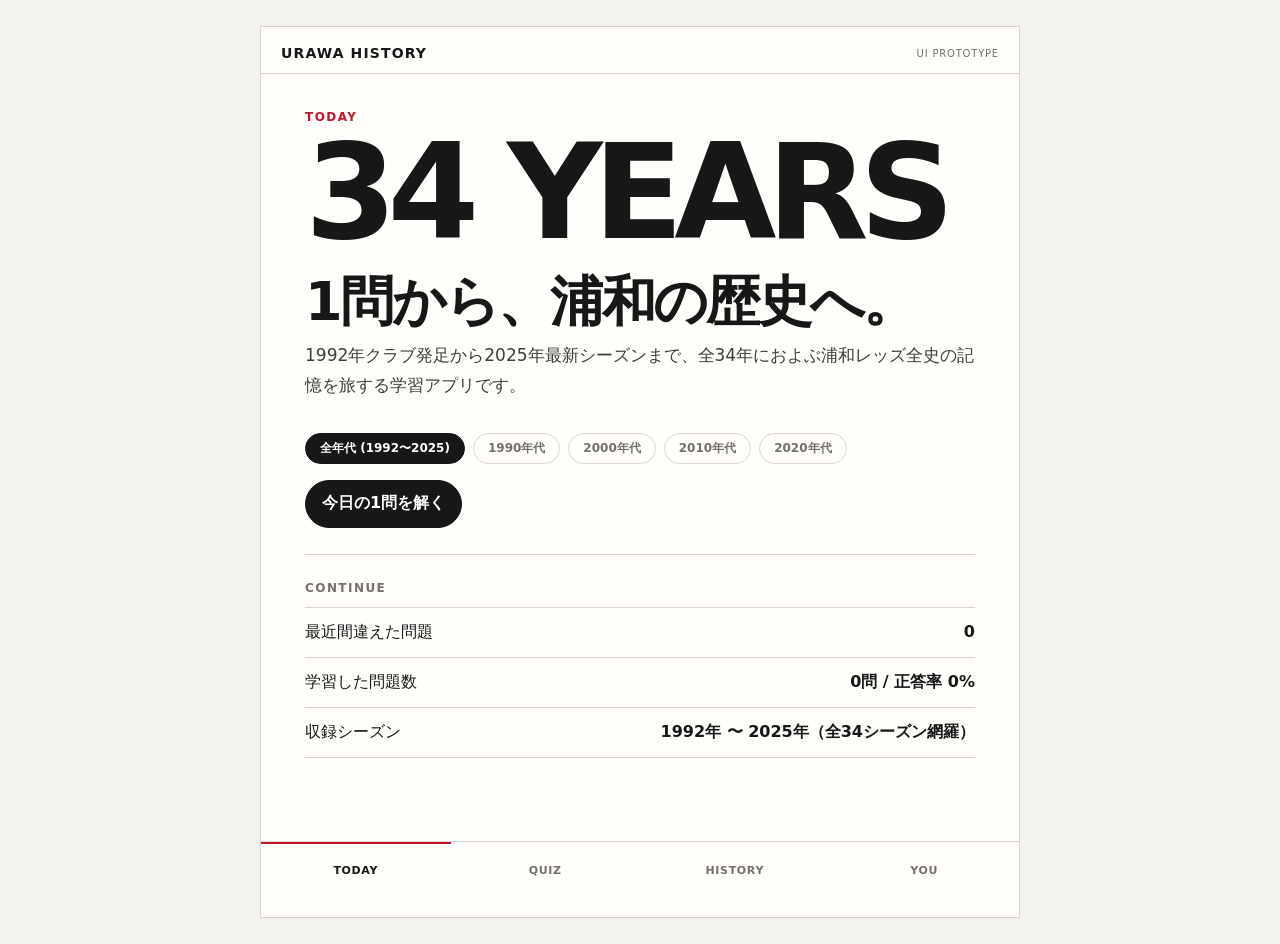
<file: index.html>
<!doctype html>
<html lang="ja">
<head>
  <meta charset="utf-8">
  <meta name="viewport" content="width=device-width,initial-scale=1">
  <title>URAWA HISTORY</title>
  <link rel="icon" href="assets/favicon.svg" type="image/svg+xml">
  <meta name="theme-color" content="#171717">
  <meta http-equiv="refresh" content="0; url=prototype/">
  <script>location.replace('prototype/');</script>
</head>
<body>
  <p><a href="prototype/">URAWA HISTORY prototype を開く</a></p>
</body>
</html>
</file>
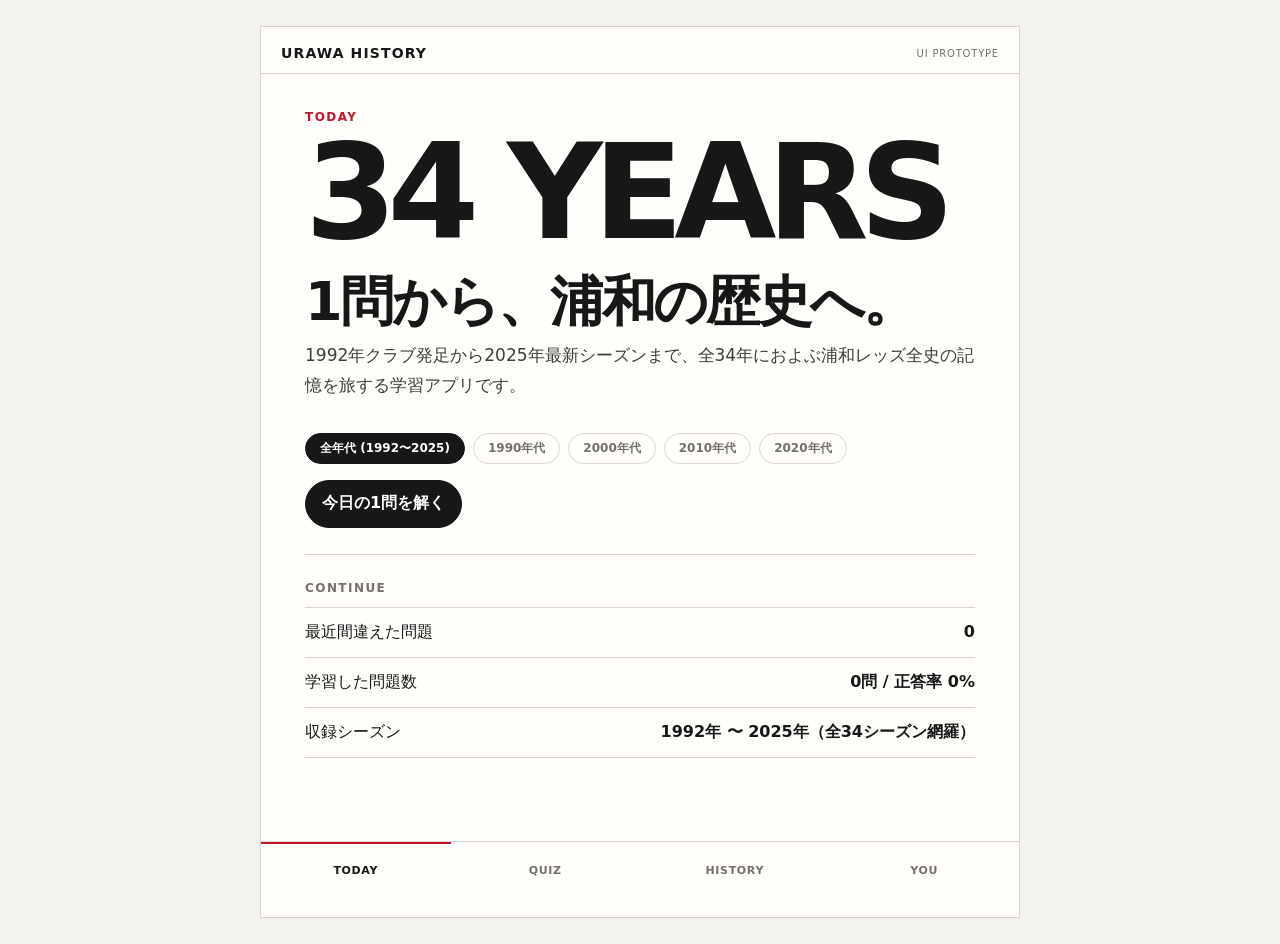
<file: prototype/index.html>
<!doctype html>
<html lang="ja">
<head>
  <meta charset="utf-8">
  <meta name="viewport" content="width=device-width,initial-scale=1">
  <title>URAWA HISTORY — Prototype</title>
  <link rel="icon" href="../assets/favicon.svg" type="image/svg+xml">
  <meta name="theme-color" content="#171717">
  <link rel="stylesheet" href="styles.css">
</head>
<body>
  <div class="app-shell">
    <header class="topbar">
      <div class="brand">URAWA HISTORY</div>
      <div class="prototype-badge">UI PROTOTYPE</div>
    </header>
    <main id="app" class="main"></main>
    <nav class="bottom-nav" aria-label="メインナビゲーション">
      <button data-screen="today" class="nav-item active">TODAY</button>
      <button data-screen="quiz" class="nav-item">QUIZ</button>
      <button data-screen="history" class="nav-item">HISTORY</button>
      <button data-screen="you" class="nav-item">YOU</button>
    </nav>
  </div>
  <script src="../data/data-bundle.js"></script>
  <script src="../data/provenance-claims.js"></script>
  <script src="../data/uniform-contexts.js"></script>
  <script src="quiz-trust.js"></script>
  <script src="kit-trust.js"></script>
  <script src="quiz-distractors.js"></script>
  <script src="app.js"></script>
</body>
</html>
</file>
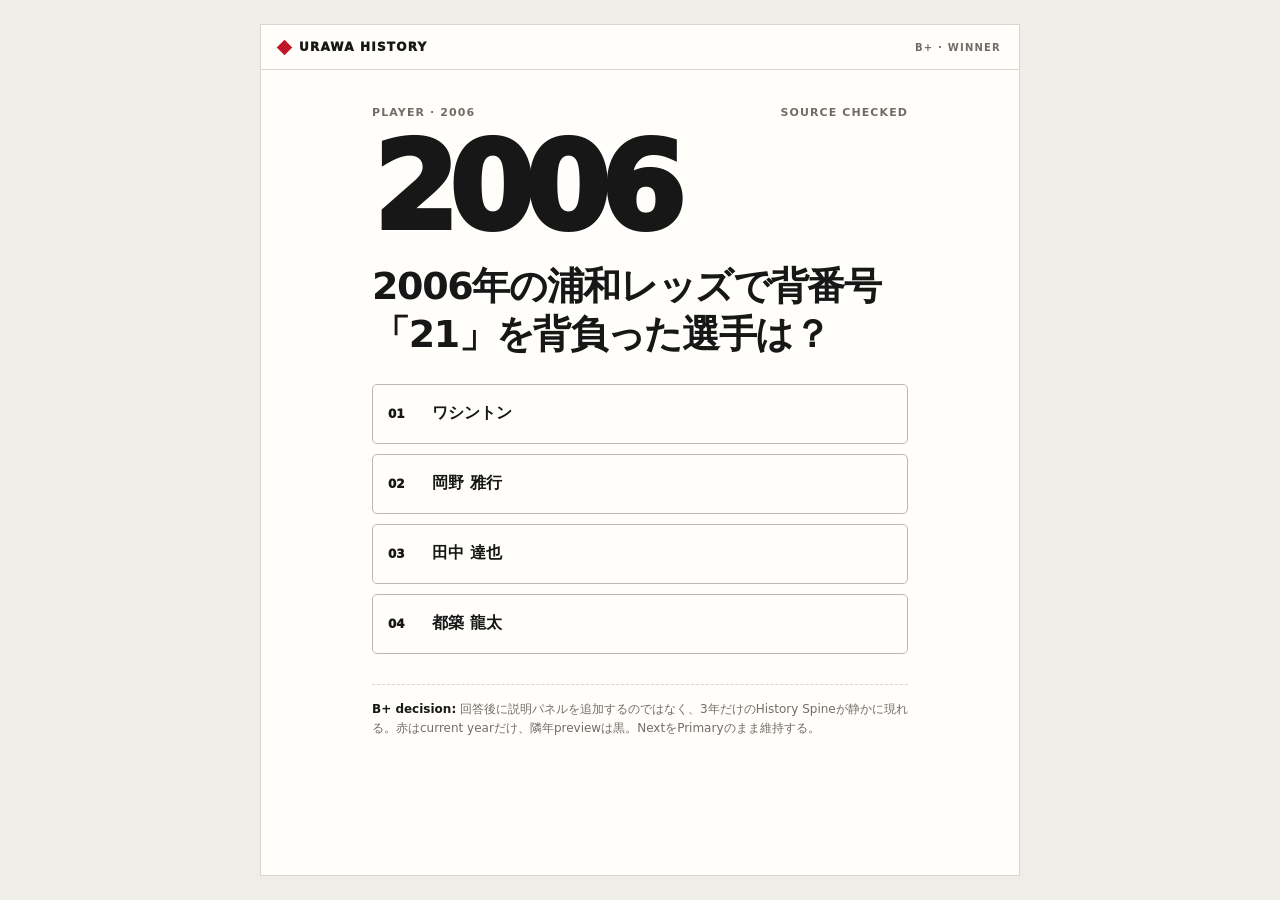
<file: prototype/experiments/answered-state-native-ui-winner.html>
<!doctype html>
<html lang="ja">
<head>
  <meta charset="utf-8">
  <meta name="viewport" content="width=device-width,initial-scale=1">
  <title>URAWA HISTORY — Answered State B+</title>
  <link rel="icon" href="../../assets/favicon.svg" type="image/svg+xml">
  <meta name="theme-color" content="#171717">
  <style>
    :root{--paper:#fffefb;--bg:#efede8;--ink:#171717;--muted:#716d66;--line:#d9d5ce;--red:#c3152a;--good:#287a4b;--wrong:#8c4338;--focus:#1e5aa8;font-family:system-ui,-apple-system,BlinkMacSystemFont,"Segoe UI",sans-serif}
    *{box-sizing:border-box}html,body{margin:0;min-height:100%;background:var(--bg);color:var(--ink)}button{font:inherit;color:inherit}button:focus-visible{outline:3px solid var(--focus);outline-offset:3px}.shell{min-height:100svh;max-width:760px;margin:auto;background:var(--paper);border-inline:1px solid var(--line)}
    .top{display:flex;justify-content:space-between;align-items:center;padding:15px 18px;border-bottom:1px solid var(--line)}.brand{display:flex;gap:9px;align-items:center;font-size:12px;font-weight:950;letter-spacing:.1em}.mark{width:11px;height:11px;background:var(--red);transform:rotate(45deg)}.lab{font-size:10px;font-weight:850;letter-spacing:.12em;color:var(--muted)}
    main{padding:24px 18px 90px;max-width:620px;margin:auto}.meta{display:flex;justify-content:space-between;gap:12px;font-size:11px;font-weight:850;letter-spacing:.1em;color:var(--muted)}.year{font-size:clamp(68px,23vw,122px);line-height:.84;letter-spacing:-.075em;font-weight:950;margin:18px 0 24px}.question{font-size:clamp(25px,7vw,38px);line-height:1.24;letter-spacing:-.035em;margin:0 0 26px;max-width:17em}
    .options{display:grid;gap:10px}.option{min-height:60px;width:100%;border:1px solid #bdb8b0;background:transparent;padding:13px 15px;text-align:left;display:grid;grid-template-columns:32px 1fr;align-items:center;gap:12px;border-radius:5px;cursor:pointer}.option:hover{border-color:var(--ink)}.idx{font-size:12px;font-weight:950}.option.correct{border-color:var(--good);background:#f1f7f3}.option.wrong{border-color:var(--wrong);background:#fbf3f1}.option:disabled{cursor:default}
    .feedback{display:none;margin-top:26px;padding-top:19px;border-top:1px solid var(--line)}.feedback.show{display:block}.result{font-size:11px;font-weight:950;letter-spacing:.13em}.good{color:var(--good)}.bad{color:var(--wrong)}.answer{font-size:31px;line-height:1.1;letter-spacing:-.035em;margin:7px 0 16px}.memory{font-size:16px;line-height:1.65;padding-left:14px;border-left:3px solid var(--ink)}.memory-label{display:block;font-size:10px;font-weight:900;letter-spacing:.12em;color:var(--muted);margin-bottom:4px}
    .spine-wrap{margin-top:20px;border-top:1px solid var(--line);border-bottom:1px solid var(--line);padding:14px 0 10px}.spine{display:grid;grid-template-columns:repeat(3,1fr);position:relative}.spine::before{content:"";position:absolute;left:16.7%;right:16.7%;top:17px;height:1px;background:var(--line)}.spine button{position:relative;z-index:1;min-height:48px;border:0;background:transparent;display:grid;justify-items:center;gap:6px;color:var(--muted);cursor:pointer}.node{width:12px;height:12px;background:var(--paper);border:2px solid var(--ink);transform:rotate(45deg)}.spine button[aria-current="true"]{color:var(--ink)}.spine button[aria-current="true"] .node{background:var(--red);border-color:var(--red);transform:rotate(45deg) scale(1.28)}.spine button[aria-pressed="true"]:not([aria-current="true"]) .node{background:var(--ink)}.year-label{font-size:13px;font-weight:900}.echo{min-height:48px;padding:9px 2px 2px;font-size:13px;line-height:1.5;color:#494640}.echo strong{color:var(--red)}
    .actions{display:grid;grid-template-columns:1fr;gap:9px;margin-top:20px}.primary,.secondary{min-height:50px;padding:0 17px;font-weight:850;border-radius:5px;cursor:pointer}.primary{background:var(--ink);color:white;border:1px solid var(--ink)}.secondary{background:transparent;border:1px solid var(--line)}
    .note{margin-top:30px;padding-top:15px;border-top:1px dashed var(--line);font-size:12px;line-height:1.6;color:var(--muted)}.note strong{color:var(--ink)}
    @media(prefers-reduced-motion:no-preference){.feedback.show .spine-wrap{animation:reveal .2s ease both}@keyframes reveal{from{opacity:0;transform:translateY(6px)}to{opacity:1;transform:none}}}
    @media(min-width:520px){.actions{grid-template-columns:auto auto;justify-content:start}.primary,.secondary{min-width:160px}}
    @media(min-width:760px){body{padding:24px}.shell{min-height:calc(100svh - 48px);border:1px solid var(--line)}main{padding:36px 42px 90px}}
  </style>
</head>
<body>
<div class="shell">
<header class="top"><div class="brand"><span class="mark" aria-hidden="true"></span>URAWA HISTORY</div><div class="lab">B+ · WINNER</div></header>
<main>
  <div class="meta"><span>PLAYER · 2006</span><span>SOURCE CHECKED</span></div>
  <div class="year">2006</div>
  <h1 class="question">2006年の浦和レッズで背番号「21」を背負った選手は？</h1>
  <div class="options" id="options">
    <button class="option" data-value="ワシントン"><span class="idx">01</span><strong>ワシントン</strong></button>
    <button class="option" data-value="岡野 雅行"><span class="idx">02</span><strong>岡野 雅行</strong></button>
    <button class="option" data-value="田中 達也"><span class="idx">03</span><strong>田中 達也</strong></button>
    <button class="option" data-value="都築 龍太"><span class="idx">04</span><strong>都築 龍太</strong></button>
  </div>
  <section class="feedback" id="feedback" role="status" aria-live="polite" aria-atomic="true">
    <div class="result" id="result"></div>
    <h2 class="answer">ワシントン</h2>
    <div class="memory"><span class="memory-label">MEMORY ECHO</span>2006年のワシントンは背番号21。リーグ初優勝を支えた得点源として、この年と結びつけて覚える。</div>
    <div class="spine-wrap">
      <div class="spine" aria-label="2005年から2007年の前後関係">
        <button data-year="2005" aria-pressed="false"><span class="node" aria-hidden="true"></span><span class="year-label">2005</span></button>
        <button data-year="2006" aria-current="true" aria-pressed="true"><span class="node" aria-hidden="true"></span><span class="year-label">2006</span></button>
        <button data-year="2007" aria-pressed="false"><span class="node" aria-hidden="true"></span><span class="year-label">2007</span></button>
      </div>
      <div class="echo" id="echo"><strong>2006</strong> — J1初優勝。国内リーグの頂点。</div>
    </div>
    <div class="actions"><button class="primary" id="next">次の問題へ</button><button class="secondary" id="explore">2006年を見る</button></div>
  </section>
  <div class="note"><strong>B+ decision:</strong> 回答後に説明パネルを追加するのではなく、3年だけのHistory Spineが静かに現れる。赤はcurrent yearだけ、隣年previewは黒。NextをPrimaryのまま維持する。</div>
</main>
</div>
<script>
const correct='ワシントン';const echoes={2005:'天皇杯制覇。国内タイトルの流れが翌年へ続く。',2006:'J1初優勝。国内リーグの頂点。',2007:'ACL初制覇。国内の頂点からアジアへ。'};const options=[...document.querySelectorAll('.option')];const feedback=document.querySelector('#feedback');const result=document.querySelector('#result');let answered=false;
options.forEach(btn=>btn.addEventListener('click',()=>{if(answered)return;answered=true;const good=btn.dataset.value===correct;options.forEach(b=>{b.disabled=true;if(b.dataset.value===correct)b.classList.add('correct');if(b===btn&&!good)b.classList.add('wrong')});result.textContent=good?'CORRECT':'NOT THIS TIME';result.className=`result ${good?'good':'bad'}`;feedback.classList.add('show');feedback.scrollIntoView({behavior:matchMedia('(prefers-reduced-motion: reduce)').matches?'auto':'smooth',block:'nearest'});}));
document.querySelectorAll('[data-year]').forEach(btn=>btn.addEventListener('click',()=>{document.querySelectorAll('[data-year]').forEach(b=>b.setAttribute('aria-pressed','false'));btn.setAttribute('aria-pressed','true');document.querySelector('#echo').innerHTML=`<strong>${btn.dataset.year}</strong> — ${echoes[btn.dataset.year]}`;}));
document.querySelector('#next').addEventListener('click',()=>location.reload());document.querySelector('#explore').addEventListener('click',()=>alert('Experiment: productionではSeason Detailへ遷移'));
</script>
</body>
</html>
</file>
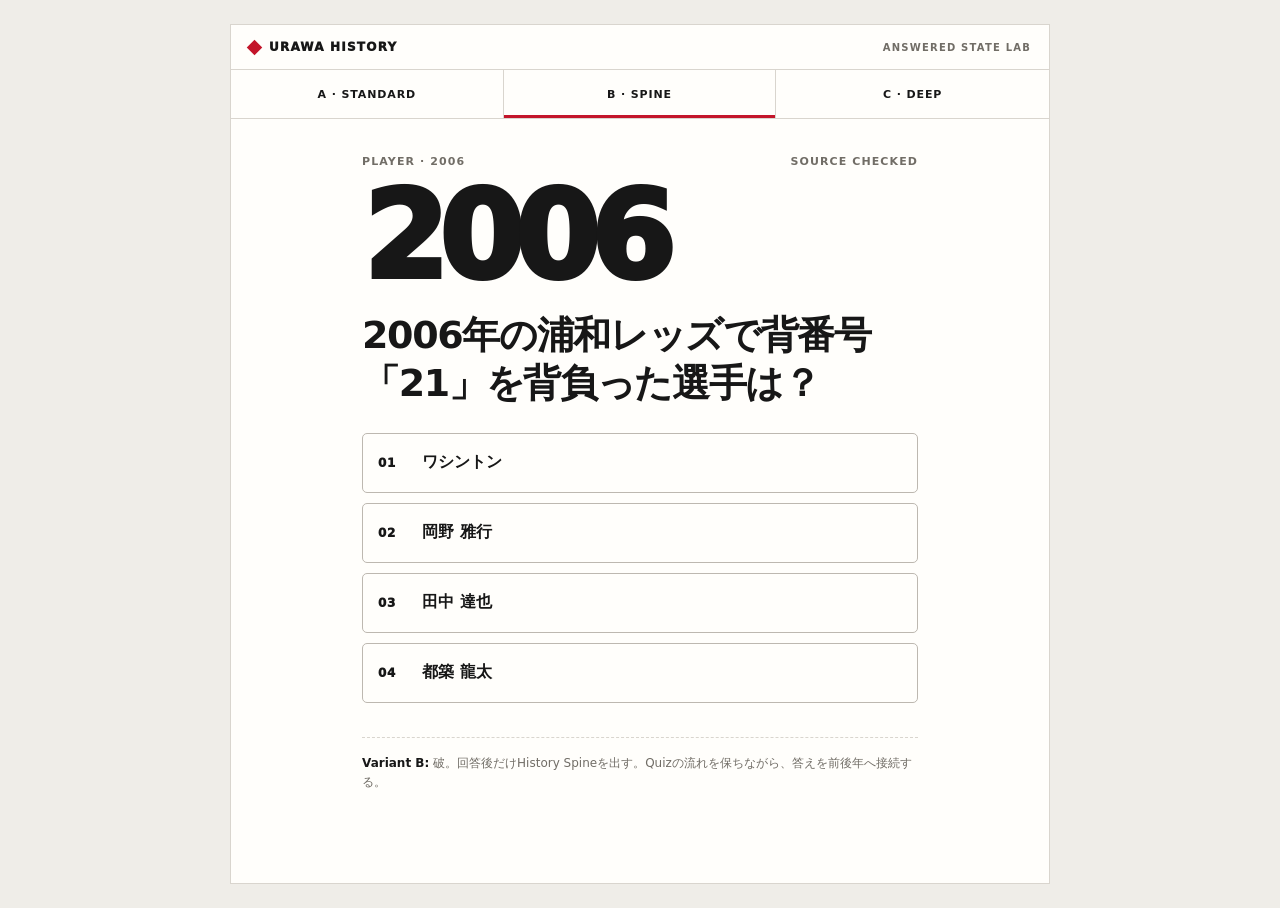
<file: prototype/experiments/answered-state-native-ui.html>
<!doctype html>
<html lang="ja">
<head>
  <meta charset="utf-8">
  <meta name="viewport" content="width=device-width,initial-scale=1">
  <title>URAWA HISTORY — Answered State Native UI</title>
  <link rel="icon" href="../../assets/favicon.svg" type="image/svg+xml">
  <meta name="theme-color" content="#171717">
  <style>
    :root{--paper:#fffefb;--bg:#efede8;--ink:#171717;--muted:#716d66;--line:#d9d5ce;--red:#c3152a;--good:#287a4b;--wrong:#8c4338;--focus:#1e5aa8;font-family:system-ui,-apple-system,BlinkMacSystemFont,"Segoe UI",sans-serif}
    *{box-sizing:border-box}html,body{margin:0;min-height:100%;background:var(--bg);color:var(--ink)}button{font:inherit;color:inherit}button:focus-visible{outline:3px solid var(--focus);outline-offset:3px}
    .shell{min-height:100svh;max-width:820px;margin:auto;background:var(--paper);border-inline:1px solid var(--line)}
    .top{display:flex;justify-content:space-between;align-items:center;padding:15px 18px;border-bottom:1px solid var(--line)}.brand{display:flex;gap:9px;align-items:center;font-size:12px;font-weight:950;letter-spacing:.1em}.mark{width:11px;height:11px;background:var(--red);transform:rotate(45deg)}.lab{font-size:10px;font-weight:850;letter-spacing:.12em;color:var(--muted)}
    .variant-nav{display:grid;grid-template-columns:repeat(3,1fr);border-bottom:1px solid var(--line)}.variant-nav button{min-height:48px;border:0;border-right:1px solid var(--line);background:transparent;font-size:11px;font-weight:900;letter-spacing:.08em}.variant-nav button:last-child{border-right:0}.variant-nav button[aria-pressed="true"]{box-shadow:inset 0 -3px 0 var(--red);color:var(--ink)}
    main{padding:24px 18px 90px;max-width:640px;margin:auto}.meta{display:flex;justify-content:space-between;gap:12px;font-size:11px;font-weight:850;letter-spacing:.1em;color:var(--muted)}.year{font-size:clamp(68px,23vw,122px);line-height:.84;letter-spacing:-.075em;font-weight:950;margin:18px 0 24px}.question{font-size:clamp(25px,7vw,38px);line-height:1.24;letter-spacing:-.035em;margin:0 0 26px;max-width:17em}
    .options{display:grid;gap:10px}.option{min-height:60px;width:100%;border:1px solid #bdb8b0;background:transparent;padding:13px 15px;text-align:left;display:grid;grid-template-columns:32px 1fr;align-items:center;gap:12px;border-radius:5px;cursor:pointer}.option:hover{border-color:var(--ink)}.idx{font-size:12px;font-weight:950;letter-spacing:.05em}.option.correct{border-color:var(--good);background:#f1f7f3}.option.wrong{border-color:var(--wrong);background:#fbf3f1}.option:disabled{cursor:default}
    .feedback{display:none;margin-top:28px;padding-top:20px;border-top:1px solid var(--line)}.feedback.show{display:block}.result{font-size:11px;font-weight:950;letter-spacing:.13em}.good{color:var(--good)}.bad{color:var(--wrong)}.answer{font-size:30px;line-height:1.12;letter-spacing:-.035em;margin:7px 0 16px}.memory{border-left:3px solid var(--ink);padding:2px 0 2px 14px;line-height:1.7;font-size:16px}.memory-label{display:block;font-size:10px;font-weight:900;letter-spacing:.12em;color:var(--muted);margin-bottom:4px}
    .actions{display:flex;gap:9px;flex-wrap:wrap;margin-top:22px}.primary,.secondary{min-height:48px;padding:0 17px;font-weight:850;border-radius:5px;cursor:pointer}.primary{background:var(--ink);color:white;border:1px solid var(--ink)}.secondary{background:transparent;border:1px solid var(--line)}
    .history{margin-top:22px;padding-top:18px;border-top:1px solid var(--line)}.history-kicker{display:flex;align-items:center;gap:8px;color:var(--red);font-size:10px;font-weight:950;letter-spacing:.13em}.diamond{width:8px;height:8px;background:var(--red);transform:rotate(45deg);flex:none}.history-title{font-size:22px;letter-spacing:-.03em;margin:8px 0 12px}.spine{display:grid;grid-template-columns:repeat(3,1fr);position:relative;padding:10px 0 12px}.spine::before{content:"";position:absolute;left:16.7%;right:16.7%;top:18px;height:1px;background:var(--line)}.spine button{position:relative;z-index:1;min-height:48px;border:0;background:transparent;display:grid;justify-items:center;gap:7px;color:var(--muted);cursor:pointer}.node{width:12px;height:12px;background:var(--paper);border:2px solid var(--ink);transform:rotate(45deg)}.spine button[aria-current="true"]{color:var(--ink)}.spine button[aria-current="true"] .node{background:var(--red);border-color:var(--red);transform:rotate(45deg) scale(1.28)}.spine button[aria-pressed="true"]:not([aria-current="true"]) .node{background:var(--ink)}.echo{min-height:56px;padding:11px 0;border-top:1px solid var(--line);font-size:14px;line-height:1.55}.echo strong{color:var(--red)}
    .deep-stage{margin-top:22px;padding-top:18px;border-top:1px solid var(--line)}.deep-year{font-size:clamp(80px,28vw,150px);font-weight:950;line-height:.78;letter-spacing:-.085em;margin:20px 0 12px;color:var(--red)}.deep-word{font-size:clamp(25px,8vw,46px);font-weight:950;letter-spacing:-.045em;line-height:1;margin-bottom:18px}.deep-line{display:grid;grid-template-columns:1fr auto 1fr;align-items:center;gap:10px;font-size:12px;color:var(--muted);margin:20px 0}.deep-line::before,.deep-line::after{content:"";height:1px;background:var(--line)}
    .explain{margin-top:34px;padding-top:16px;border-top:1px dashed var(--line);font-size:12px;line-height:1.65;color:var(--muted)}.explain strong{color:var(--ink)}
    @media(prefers-reduced-motion:no-preference){.feedback.show .history,.feedback.show .deep-stage{animation:reveal .22s ease both}@keyframes reveal{from{opacity:0;transform:translateY(7px)}to{opacity:1;transform:none}}}
    @media(min-width:760px){body{padding:24px}.shell{min-height:calc(100svh - 48px);border:1px solid var(--line)}main{padding:36px 42px 90px}}
  </style>
</head>
<body>
<div class="shell">
  <header class="top"><div class="brand"><span class="mark" aria-hidden="true"></span>URAWA HISTORY</div><div class="lab">ANSWERED STATE LAB</div></header>
  <nav class="variant-nav" aria-label="比較するAnswered State">
    <button data-variant="A" aria-pressed="false">A · STANDARD</button>
    <button data-variant="B" aria-pressed="true">B · SPINE</button>
    <button data-variant="C" aria-pressed="false">C · DEEP</button>
  </nav>
  <main>
    <div class="meta"><span>PLAYER · 2006</span><span>SOURCE CHECKED</span></div>
    <div class="year" id="questionYear">2006</div>
    <h1 class="question">2006年の浦和レッズで背番号「21」を背負った選手は？</h1>
    <div class="options" id="options">
      <button class="option" data-value="ワシントン"><span class="idx">01</span><strong>ワシントン</strong></button>
      <button class="option" data-value="岡野 雅行"><span class="idx">02</span><strong>岡野 雅行</strong></button>
      <button class="option" data-value="田中 達也"><span class="idx">03</span><strong>田中 達也</strong></button>
      <button class="option" data-value="都築 龍太"><span class="idx">04</span><strong>都築 龍太</strong></button>
    </div>
    <section class="feedback" id="feedback" role="status" aria-live="polite" aria-atomic="true"></section>
    <div class="explain" id="explain"></div>
  </main>
</div>
<script>
  const correct='ワシントン';
  const memory='2006年のワシントンは背番号21。リーグ初優勝を支えた得点源として、この年と結びつけて覚える。';
  const echoes={2005:'天皇杯制覇。国内タイトルの流れが翌年へ続く。',2006:'J1初優勝。ワシントン #21がいた国内リーグの頂点。',2007:'ACL初制覇。国内の頂点からアジアへ。'};
  const notes={
    A:'守。結果・答え・記憶・次へを最短で処理するcontrol。Historyは出さない。',
    B:'破。回答後だけHistory Spineを出す。Quizの流れを保ちながら、答えを前後年へ接続する。',
    C:'離の強い案。回答後に画面の主役を「答え」から「2006という場所」へ大胆に変える。驚きは最大だが、継続性コストも高い。'
  };
  let variant='B'; let answered=false;
  const feedback=document.querySelector('#feedback');
  const options=[...document.querySelectorAll('.option')];
  const explain=document.querySelector('#explain');
  function actions(){return '<div class="actions"><button class="primary" data-next>次の問題へ</button><button class="secondary" data-explore>2006年を見る</button></div>'}
  function baseResult(good){return `<div class="result ${good?'good':'bad'}">${good?'CORRECT':'NOT THIS TIME'}</div><h2 class="answer">${correct}</h2><div class="memory"><span class="memory-label">MEMORY ECHO</span>${memory}</div>`}
  function renderFeedback(good){
    if(variant==='A') feedback.innerHTML=baseResult(good)+actions();
    if(variant==='B') feedback.innerHTML=baseResult(good)+`<section class="history" aria-labelledby="historyTitle"><div class="history-kicker"><span class="diamond" aria-hidden="true"></span>YOU ARE HERE</div><h3 class="history-title" id="historyTitle">答えを、時間の中に置く。</h3><div class="spine" aria-label="2005年から2007年"><button data-year="2005" aria-pressed="false"><span class="node" aria-hidden="true"></span><strong>2005</strong></button><button data-year="2006" aria-current="true" aria-pressed="true"><span class="node" aria-hidden="true"></span><strong>2006</strong></button><button data-year="2007" aria-pressed="false"><span class="node" aria-hidden="true"></span><strong>2007</strong></button></div><div class="echo" id="echo"><strong>2006</strong> — ${echoes[2006]}</div></section>`+actions();
    if(variant==='C') feedback.innerHTML=`<div class="result ${good?'good':'bad'}">${good?'CORRECT':'NOT THIS TIME'}</div><section class="deep-stage"><div class="history-kicker"><span class="diamond" aria-hidden="true"></span>YOU ARRIVED IN</div><div class="deep-year">2006</div><div class="deep-word">WASHINGTON · #21</div><div class="memory"><span class="memory-label">MEMORY ECHO</span>${memory}</div><div class="deep-line">2005 → 2006 → 2007</div></section>`+actions();
    feedback.classList.add('show'); explain.innerHTML=`<strong>Variant ${variant}:</strong> ${notes[variant]}`; bindFeedback();
  }
  function bindFeedback(){
    feedback.querySelectorAll('[data-year]').forEach(btn=>btn.addEventListener('click',()=>{feedback.querySelectorAll('[data-year]').forEach(b=>b.setAttribute('aria-pressed','false'));btn.setAttribute('aria-pressed','true');document.querySelector('#echo').innerHTML=`<strong>${btn.dataset.year}</strong> — ${echoes[btn.dataset.year]}`;}));
    feedback.querySelector('[data-next]')?.addEventListener('click',reset);
    feedback.querySelector('[data-explore]')?.addEventListener('click',()=>alert('Experiment: productionではSeason Detailへ遷移'));
  }
  function answer(btn){if(answered)return;answered=true;const good=btn.dataset.value===correct;options.forEach(b=>{b.disabled=true;if(b.dataset.value===correct)b.classList.add('correct');if(b===btn&&!good)b.classList.add('wrong')});renderFeedback(good);feedback.scrollIntoView({behavior:matchMedia('(prefers-reduced-motion: reduce)').matches?'auto':'smooth',block:'nearest'});}
  function reset(){answered=false;options.forEach(b=>{b.disabled=false;b.classList.remove('correct','wrong')});feedback.classList.remove('show');feedback.innerHTML='';explain.innerHTML=`<strong>Variant ${variant}:</strong> ${notes[variant]}`;document.querySelector('#questionYear').scrollIntoView({block:'start'});}
  options.forEach(btn=>btn.addEventListener('click',()=>answer(btn)));
  document.querySelectorAll('[data-variant]').forEach(btn=>btn.addEventListener('click',()=>{variant=btn.dataset.variant;document.querySelectorAll('[data-variant]').forEach(b=>b.setAttribute('aria-pressed',String(b===btn)));reset();}));
  explain.innerHTML=`<strong>Variant B:</strong> ${notes.B}`;
</script>
</body>
</html>
</file>
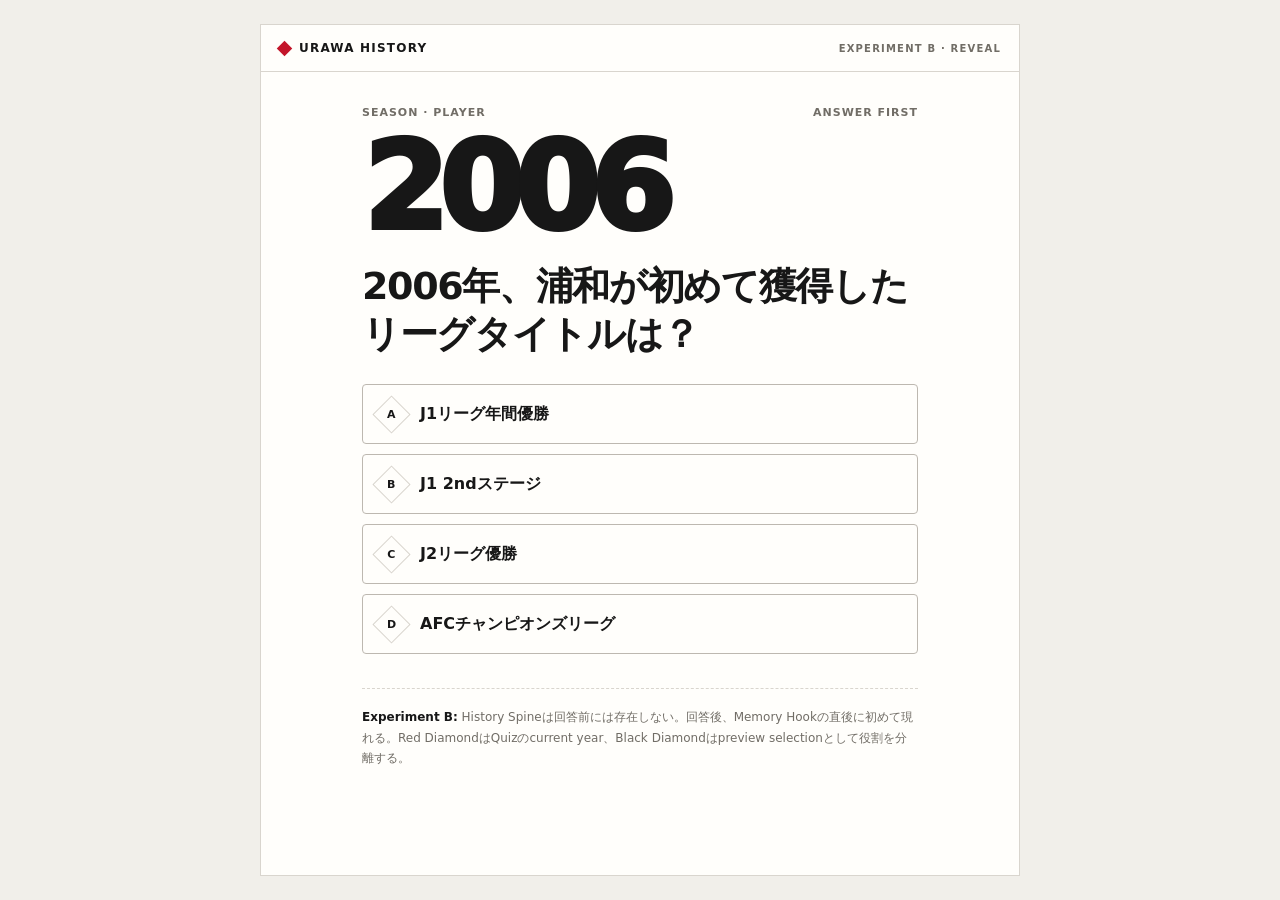
<file: prototype/experiments/history-spine-reveal.html>
<!doctype html>
<html lang="ja">
<head>
  <meta charset="utf-8">
  <meta name="viewport" content="width=device-width,initial-scale=1">
  <title>URAWA HISTORY — Answered Spine Reveal</title>
  <link rel="icon" href="../../assets/favicon.svg" type="image/svg+xml">
  <meta name="theme-color" content="#171717">
  <style>
    :root{
      --paper:#fffefb;--bg:#f1efea;--ink:#171717;--muted:#716d66;--line:#d9d5ce;
      --red:#c3152a;--good:#287a4b;--wrong:#8c4338;--focus:#1e5aa8;
      font-family:system-ui,-apple-system,BlinkMacSystemFont,"Segoe UI",sans-serif
    }
    *{box-sizing:border-box}html,body{margin:0;min-height:100%;background:var(--bg);color:var(--ink)}
    button{font:inherit;color:inherit}button:focus-visible{outline:3px solid var(--focus);outline-offset:3px}
    .shell{min-height:100svh;max-width:760px;margin:0 auto;background:var(--paper);border-inline:1px solid var(--line)}
    .topbar{display:flex;align-items:center;justify-content:space-between;padding:16px 18px;border-bottom:1px solid var(--line)}
    .brand{display:flex;align-items:center;gap:9px;font-size:12px;font-weight:900;letter-spacing:.1em}.mark{width:11px;height:11px;background:var(--red);transform:rotate(45deg)}
    .lab{font-size:10px;color:var(--muted);font-weight:800;letter-spacing:.12em}
    main{padding:24px 18px 84px;max-width:640px;margin:auto}.meta{display:flex;justify-content:space-between;gap:14px;color:var(--muted);font-size:11px;font-weight:850;letter-spacing:.09em}
    .year{font-size:clamp(68px,23vw,122px);line-height:.84;letter-spacing:-.075em;font-weight:950;margin:18px 0 24px}
    .question{font-size:clamp(25px,7vw,38px);line-height:1.25;letter-spacing:-.035em;margin:0 0 26px;max-width:17em}
    .options{display:grid;gap:10px}.option{min-height:60px;width:100%;border:1px solid #bdb8b0;background:transparent;text-align:left;padding:13px 15px;display:grid;grid-template-columns:30px 1fr;align-items:center;gap:12px;border-radius:4px;cursor:pointer}.option:hover{border-color:var(--ink)}
    .key{width:27px;height:27px;border:1px solid var(--line);display:grid;place-items:center;transform:rotate(45deg);font-size:11px;font-weight:900}.key span{transform:rotate(-45deg)}
    .option.correct{border-color:var(--good);background:#f1f7f3}.option.wrong{border-color:var(--wrong);background:#fbf3f1}.option:disabled{cursor:default}
    .feedback{display:none;margin-top:28px;padding-top:20px;border-top:1px solid var(--line)}.feedback.show{display:block}.result{font-size:11px;font-weight:900;letter-spacing:.13em}.result.good{color:var(--good)}.result.bad{color:var(--wrong)}
    .answer{font-size:30px;letter-spacing:-.035em;margin:7px 0 14px}.memory{border-left:3px solid var(--ink);padding:2px 0 2px 14px;font-size:16px;line-height:1.7;margin:0 0 22px}.memory-label{display:block;color:var(--muted);font-size:10px;font-weight:900;letter-spacing:.12em;margin-bottom:5px}
    .history-reveal{border-top:1px solid var(--line);padding-top:18px;margin-top:20px}.reveal-kicker{display:flex;align-items:center;gap:8px;color:var(--red);font-size:10px;font-weight:900;letter-spacing:.13em}.mini-diamond{width:8px;height:8px;background:var(--red);transform:rotate(45deg)}
    .reveal-title{font-size:22px;line-height:1.25;letter-spacing:-.03em;margin:8px 0 4px}.reveal-copy{color:var(--muted);font-size:13px;line-height:1.6;margin:0 0 12px}
    .spine{display:flex;overflow-x:auto;scroll-snap-type:x proximity;scrollbar-width:none;padding:10px 2px 14px;position:relative}.spine::-webkit-scrollbar{display:none}.spine::before{content:"";position:absolute;left:34px;right:34px;top:20px;height:1px;background:var(--line)}
    .spine-year{min-width:92px;border:0;background:transparent;position:relative;z-index:1;display:grid;justify-items:center;gap:7px;padding:0 8px;cursor:pointer;color:var(--muted);scroll-snap-align:center}.node{width:12px;height:12px;background:var(--paper);border:2px solid var(--ink);transform:rotate(45deg)}.year-label{font-size:13px;font-weight:850}
    .spine-year[aria-current="true"]{color:var(--ink)}.spine-year[aria-current="true"] .node{background:var(--red);border-color:var(--red);transform:rotate(45deg) scale(1.3)}
    .spine-year[aria-pressed="true"]:not([aria-current="true"]){color:var(--ink)}.spine-year[aria-pressed="true"]:not([aria-current="true"]) .node{background:var(--ink);border-color:var(--ink)}
    .echo{min-height:66px;padding:12px 0;border-top:1px solid var(--line);font-size:14px;line-height:1.6}.echo strong{color:var(--red)}
    .actions{display:flex;gap:9px;flex-wrap:wrap;margin-top:20px}.primary,.secondary{min-height:48px;padding:0 16px;border-radius:999px;font-weight:850;cursor:pointer}.primary{background:var(--ink);color:white;border:1px solid var(--ink)}.secondary{background:transparent;border:1px solid var(--line)}
    .note{margin-top:34px;padding-top:18px;border-top:1px dashed var(--line);color:var(--muted);font-size:12px;line-height:1.7}.note strong{color:var(--ink)}
    @media(prefers-reduced-motion:no-preference){.history-reveal{animation:reveal .22s ease both}@keyframes reveal{from{opacity:0;transform:translateY(6px)}to{opacity:1;transform:none}}}
    @media(min-width:760px){body{padding:24px}.shell{min-height:calc(100svh - 48px);border:1px solid var(--line)}main{padding:34px 42px 90px}}
  </style>
</head>
<body>
  <div class="shell">
    <header class="topbar"><div class="brand"><span class="mark" aria-hidden="true"></span>URAWA HISTORY</div><div class="lab">EXPERIMENT B · REVEAL</div></header>
    <main>
      <div class="meta"><span>SEASON · PLAYER</span><span>ANSWER FIRST</span></div>
      <div class="year">2006</div>
      <h1 class="question">2006年、浦和が初めて獲得したリーグタイトルは？</h1>
      <div class="options" id="options">
        <button class="option" data-value="J1リーグ年間優勝"><span class="key"><span>A</span></span><strong>J1リーグ年間優勝</strong></button>
        <button class="option" data-value="J1 2ndステージ"><span class="key"><span>B</span></span><strong>J1 2ndステージ</strong></button>
        <button class="option" data-value="J2リーグ優勝"><span class="key"><span>C</span></span><strong>J2リーグ優勝</strong></button>
        <button class="option" data-value="AFCチャンピオンズリーグ"><span class="key"><span>D</span></span><strong>AFCチャンピオンズリーグ</strong></button>
      </div>

      <section class="feedback" id="feedback" aria-live="polite">
        <div class="result" id="result"></div>
        <h2 class="answer">J1リーグ年間優勝</h2>
        <div class="memory"><span class="memory-label">MEMORY HOOK</span>2006は国内リーグの頂点。翌2007にはアジアへ進む。単年の事実ではなく、前後の年とつなげて覚える。</div>

        <section class="history-reveal" aria-labelledby="history-title">
          <div class="reveal-kicker"><span class="mini-diamond" aria-hidden="true"></span>PLACE IT IN HISTORY</div>
          <h3 class="reveal-title" id="history-title">この答えを、時間の中に置く。</h3>
          <p class="reveal-copy">赤いダイヤは「いま答えた年」のまま。隣の年を選ぶと黒いダイヤでpreviewする。</p>
          <div class="spine" aria-label="2004年から2008年の歴史スパイン">
            <button class="spine-year" data-year="2004" aria-pressed="false"><span class="node" aria-hidden="true"></span><span class="year-label">2004</span></button>
            <button class="spine-year" data-year="2005" aria-pressed="false"><span class="node" aria-hidden="true"></span><span class="year-label">2005</span></button>
            <button class="spine-year" data-year="2006" aria-current="true" aria-pressed="true"><span class="node" aria-hidden="true"></span><span class="year-label">2006</span></button>
            <button class="spine-year" data-year="2007" aria-pressed="false"><span class="node" aria-hidden="true"></span><span class="year-label">2007</span></button>
            <button class="spine-year" data-year="2008" aria-pressed="false"><span class="node" aria-hidden="true"></span><span class="year-label">2008</span></button>
          </div>
          <div class="echo" id="echo"><strong>2006</strong> — J1初制覇。2005の天皇杯、2007のACL初制覇の間にある国内リーグの頂点。</div>
        </section>

        <div class="actions"><button class="primary" id="next">次の問題へ</button><button class="secondary" id="explore">2006年を詳しく見る</button></div>
      </section>

      <div class="note"><strong>Experiment B:</strong> History Spineは回答前には存在しない。回答後、Memory Hookの直後に初めて現れる。Red DiamondはQuizのcurrent year、Black Diamondはpreview selectionとして役割を分離する。</div>
    </main>
  </div>
  <script>
    const correct='J1リーグ年間優勝';
    const echoes={
      '2004':'2ndステージ制覇。年間王者には届かなかったが、リーグの頂点へ近づく年。',
      '2005':'天皇杯制覇。翌2006のJ1初制覇へつながる。',
      '2006':'J1初制覇。2005の天皇杯、2007のACL初制覇の間にある国内リーグの頂点。',
      '2007':'ACL初制覇。国内の頂点からアジアの頂点へ。',
      '2008':'前年までの大きな流れのあと、タイトルの連続性が途切れる転換点。'
    };
    const options=document.querySelector('#options');
    const feedback=document.querySelector('#feedback');
    const result=document.querySelector('#result');
    options.querySelectorAll('.option').forEach(btn=>btn.addEventListener('click',()=>{
      const good=btn.dataset.value===correct;
      options.querySelectorAll('.option').forEach(b=>{
        b.disabled=true;
        if(b.dataset.value===correct)b.classList.add('correct');
        if(b===btn&&!good)b.classList.add('wrong');
      });
      result.textContent=good?'CORRECT':'NOT THIS TIME';
      result.className=`result ${good?'good':'bad'}`;
      feedback.classList.add('show');
      feedback.scrollIntoView({behavior:matchMedia('(prefers-reduced-motion: reduce)').matches?'auto':'smooth',block:'nearest'});
    }));
    document.querySelectorAll('.spine-year').forEach(btn=>btn.addEventListener('click',()=>{
      document.querySelectorAll('.spine-year').forEach(b=>b.setAttribute('aria-pressed','false'));
      btn.setAttribute('aria-pressed','true');
      document.querySelector('#echo').innerHTML=`<strong>${btn.dataset.year}</strong> — ${echoes[btn.dataset.year]}`;
    }));
    document.querySelector('#next').addEventListener('click',()=>location.reload());
    document.querySelector('#explore').addEventListener('click',()=>document.querySelector('[data-year="2006"]').focus());
  </script>
</body>
</html>
</file>
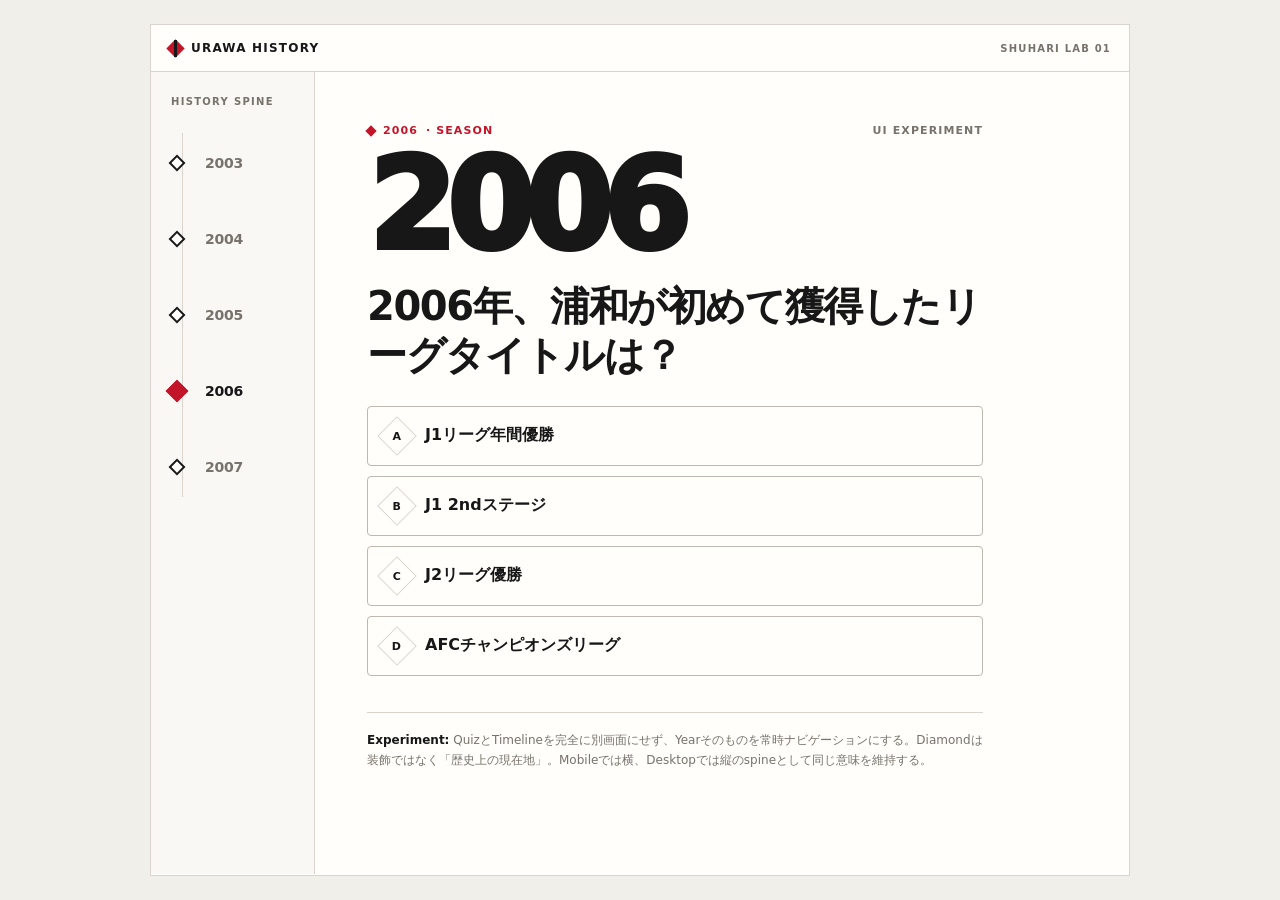
<file: prototype/experiments/history-spine.html>
<!doctype html>
<html lang="ja">
<head>
  <meta charset="utf-8">
  <meta name="viewport" content="width=device-width,initial-scale=1">
  <title>URAWA HISTORY — History Spine Experiment</title>
  <link rel="icon" href="../../assets/favicon.svg" type="image/svg+xml">
  <meta name="theme-color" content="#171717">
  <style>
    :root {
      --paper:#fffefb;
      --bg:#f1efea;
      --ink:#171717;
      --muted:#77736c;
      --line:#d9d5ce;
      --red:#c3152a;
      --good:#287a4b;
      --wrong:#8c4338;
      --focus:#1e5aa8;
      font-family:system-ui,-apple-system,BlinkMacSystemFont,"Segoe UI",sans-serif;
    }
    *{box-sizing:border-box}
    html,body{margin:0;min-height:100%;background:var(--bg);color:var(--ink)}
    button{font:inherit}
    button:focus-visible,a:focus-visible{outline:3px solid var(--focus);outline-offset:3px}
    .shell{min-height:100svh;background:var(--paper);max-width:980px;margin:0 auto;border-inline:1px solid var(--line)}
    .topbar{display:flex;align-items:center;justify-content:space-between;padding:16px 18px;border-bottom:1px solid var(--line)}
    .brand{display:flex;align-items:center;gap:9px;font-size:12px;font-weight:900;letter-spacing:.1em}
    .brand-mark{width:13px;height:13px;background:var(--red);transform:rotate(45deg);position:relative;flex:none}
    .brand-mark::after{content:"";position:absolute;width:3px;height:17px;background:var(--ink);left:5px;top:-2px;transform:rotate(-45deg)}
    .lab{font-size:10px;color:var(--muted);letter-spacing:.12em;font-weight:800}
    .layout{display:grid;grid-template-columns:1fr;min-height:calc(100svh - 49px)}
    .spine-wrap{border-bottom:1px solid var(--line);padding:14px 0 10px;overflow:hidden;background:#faf8f4}
    .spine-label{padding:0 18px 8px;font-size:10px;letter-spacing:.13em;color:var(--muted);font-weight:900}
    .spine{display:flex;gap:0;overflow-x:auto;scrollbar-width:none;padding:8px 18px 14px;position:relative;scroll-snap-type:x proximity}
    .spine::-webkit-scrollbar{display:none}
    .spine::before{content:"";position:absolute;left:18px;right:18px;top:23px;height:1px;background:var(--line)}
    .spine-year{position:relative;z-index:1;min-width:86px;min-height:48px;border:0;background:transparent;color:var(--muted);cursor:pointer;display:grid;place-items:start center;gap:7px;padding:0 8px;scroll-snap-align:center}
    .spine-year .node{width:12px;height:12px;background:var(--paper);border:2px solid var(--ink);transform:rotate(45deg);transition:transform .15s ease,background .15s ease,border-color .15s ease}
    .spine-year .year-label{font-size:13px;font-weight:850;letter-spacing:-.02em}
    .spine-year[aria-current="true"]{color:var(--ink)}
    .spine-year[aria-current="true"] .node{background:var(--red);border-color:var(--red);transform:rotate(45deg) scale(1.34)}
    .spine-year:hover .node{border-color:var(--red)}
    .stage{padding:24px 18px 92px;max-width:660px;width:100%;margin:0 auto}
    .meta{display:flex;justify-content:space-between;gap:16px;align-items:center;font-size:11px;font-weight:850;letter-spacing:.1em;color:var(--muted)}
    .meta-current{display:flex;align-items:center;gap:8px;color:var(--red)}
    .mini-diamond{width:8px;height:8px;background:var(--red);transform:rotate(45deg);display:inline-block}
    .display-year{font-size:clamp(72px,24vw,132px);line-height:.82;letter-spacing:-.075em;font-weight:950;margin:18px 0 24px}
    .question{font-size:clamp(26px,7vw,40px);line-height:1.22;letter-spacing:-.035em;margin:0 0 26px;max-width:16em}
    .options{display:grid;gap:10px}
    .option{width:100%;min-height:60px;padding:14px 15px;border:1px solid #bdb8b0;background:transparent;text-align:left;display:grid;grid-template-columns:30px 1fr;align-items:center;gap:12px;cursor:pointer;border-radius:4px;color:var(--ink)}
    .option:hover{border-color:var(--ink)}
    .option .key{width:28px;height:28px;border:1px solid var(--line);display:grid;place-items:center;font-size:11px;font-weight:900;transform:rotate(45deg)}
    .option .key span{transform:rotate(-45deg)}
    .option.correct{border-color:var(--good);background:#f1f7f3}
    .option.wrong{border-color:var(--wrong);background:#fbf3f1}
    .feedback{display:none;margin-top:28px;padding-top:20px;border-top:1px solid var(--line)}
    .feedback.show{display:block}
    .result{font-size:11px;font-weight:900;letter-spacing:.13em;color:var(--muted)}
    .result.good{color:var(--good)}
    .result.bad{color:var(--wrong)}
    .answer{font-size:30px;line-height:1.1;margin:7px 0 18px;letter-spacing:-.035em}
    .memory{position:relative;padding:2px 0 2px 22px;font-size:16px;line-height:1.7;max-width:37em}
    .memory::before{content:"";position:absolute;left:3px;top:9px;width:9px;height:9px;background:var(--red);transform:rotate(45deg)}
    .memory::after{content:"";position:absolute;left:7px;top:21px;bottom:8px;width:1px;background:var(--line)}
    .memory-label{font-size:10px;font-weight:900;letter-spacing:.12em;color:var(--red);display:block;margin-bottom:5px}
    .actions{display:flex;gap:9px;flex-wrap:wrap;margin-top:24px}
    .primary,.secondary{min-height:48px;padding:0 17px;border-radius:999px;font-weight:850;cursor:pointer}
    .primary{background:var(--ink);color:white;border:1px solid var(--ink)}
    .secondary{background:transparent;color:var(--ink);border:1px solid var(--line)}
    .experiment-note{margin-top:36px;padding-top:18px;border-top:1px solid var(--line);font-size:12px;line-height:1.65;color:var(--muted)}
    .experiment-note strong{color:var(--ink)}
    @media (min-width:840px){
      body{padding:24px}
      .shell{min-height:calc(100svh - 48px);border:1px solid var(--line)}
      .layout{grid-template-columns:164px 1fr;min-height:calc(100svh - 98px)}
      .spine-wrap{border-bottom:0;border-right:1px solid var(--line);padding:24px 0;overflow:visible}
      .spine-label{padding:0 20px 18px}
      .spine{display:flex;flex-direction:column;overflow:visible;padding:0 14px 0 20px;gap:0}
      .spine::before{left:31px;right:auto;top:8px;bottom:8px;width:1px;height:auto}
      .spine-year{min-width:0;width:100%;min-height:76px;display:grid;grid-template-columns:24px 1fr;place-items:center start;text-align:left;padding:0;gap:10px}
      .spine-year .year-label{font-size:14px}
      .stage{padding:52px 52px 92px;margin:0;max-width:720px}
      .display-year{font-size:126px}
    }
    @media (prefers-reduced-motion:reduce){.spine-year .node{transition:none}}
  </style>
</head>
<body>
  <div class="shell">
    <header class="topbar">
      <div class="brand"><span class="brand-mark" aria-hidden="true"></span>URAWA HISTORY</div>
      <div class="lab">SHUHARI LAB 01</div>
    </header>
    <div class="layout">
      <aside class="spine-wrap">
        <div class="spine-label">HISTORY SPINE</div>
        <nav class="spine" aria-label="年代を移動">
          <button class="spine-year" data-year="2003"><span class="node" aria-hidden="true"></span><span class="year-label">2003</span></button>
          <button class="spine-year" data-year="2004"><span class="node" aria-hidden="true"></span><span class="year-label">2004</span></button>
          <button class="spine-year" data-year="2005"><span class="node" aria-hidden="true"></span><span class="year-label">2005</span></button>
          <button class="spine-year" data-year="2006" aria-current="true"><span class="node" aria-hidden="true"></span><span class="year-label">2006</span></button>
          <button class="spine-year" data-year="2007"><span class="node" aria-hidden="true"></span><span class="year-label">2007</span></button>
        </nav>
      </aside>
      <main class="stage">
        <div class="meta">
          <span class="meta-current"><span class="mini-diamond" aria-hidden="true"></span><span id="metaYear">2006</span> · SEASON</span>
          <span>UI EXPERIMENT</span>
        </div>
        <div class="display-year" id="displayYear">2006</div>
        <h1 class="question" id="question">2006年、浦和が初めて獲得したリーグタイトルは？</h1>
        <div class="options" id="options"></div>
        <section class="feedback" id="feedback" aria-live="polite">
          <div class="result" id="result"></div>
          <h2 class="answer" id="answer"></h2>
          <div class="memory">
            <span class="memory-label">MEMORY HOOK</span>
            <span id="memory"></span>
          </div>
          <div class="actions">
            <button class="primary" id="nextYear">次の年へ</button>
            <button class="secondary" id="returnQuiz">もう一度この年</button>
          </div>
        </section>
        <div class="experiment-note">
          <strong>Experiment:</strong> QuizとTimelineを完全に別画面にせず、Yearそのものを常時ナビゲーションにする。Diamondは装飾ではなく「歴史上の現在地」。Mobileでは横、Desktopでは縦のspineとして同じ意味を維持する。
        </div>
      </main>
    </div>
  </div>
  <script>
    const data = {
      2003:{
        q:'2003年、浦和がクラブ初の主要タイトルを獲得した大会は？',
        options:['Jリーグヤマザキナビスコカップ','天皇杯','J1リーグ','AFCチャンピオンズリーグ'],
        correct:'Jリーグヤマザキナビスコカップ',
        memory:'2003は最初の大きなタイトル。ここから2004のステージ制覇、2005の天皇杯、2006のリーグ制覇へ、タイトルの記憶が連なっていく。'
      },
      2004:{
        q:'2004年、浦和が獲得したJ1のステージタイトルは？',
        options:['1stステージ','2ndステージ','年間優勝','J2優勝'],
        correct:'2ndステージ',
        memory:'2004は2ndステージを制覇。年間王者には届かなかったが、リーグの頂点へ近づいていく過程として2006へつながる。'
      },
      2005:{
        q:'2005シーズン、浦和が獲得した国内カップタイトルは？',
        options:['天皇杯','Jリーグカップ','ゼロックススーパーカップ','AFCチャンピオンズリーグ'],
        correct:'天皇杯',
        memory:'2005の天皇杯から、翌2006のJ1初制覇へ。単年の出来事ではなく、前後の年を線でつないで覚える。'
      },
      2006:{
        q:'2006年、浦和が初めて獲得したリーグタイトルは？',
        options:['J1リーグ年間優勝','J1 2ndステージ','J2リーグ優勝','AFCチャンピオンズリーグ'],
        correct:'J1リーグ年間優勝',
        memory:'2006は国内リーグの頂点。翌2007にはアジアへ進む。年を点で覚えず、2003→2007のタイトルの連なりとして記憶する。'
      },
      2007:{
        q:'2007年、浦和が初制覇した国際大会は？',
        options:['AFCチャンピオンズリーグ','FIFAクラブワールドカップ','AFCカップ','Jリーグカップ'],
        correct:'AFCチャンピオンズリーグ',
        memory:'2007はACL初制覇。2006の国内リーグ制覇の次にアジアへ到達した、と時間の流れごと覚える。'
      }
    };
    const years = Object.keys(data);
    let current = '2006';

    const displayYear = document.querySelector('#displayYear');
    const metaYear = document.querySelector('#metaYear');
    const question = document.querySelector('#question');
    const options = document.querySelector('#options');
    const feedback = document.querySelector('#feedback');
    const result = document.querySelector('#result');
    const answer = document.querySelector('#answer');
    const memory = document.querySelector('#memory');

    function renderYear(year, focusQuestion=false){
      current = year;
      const d = data[year];
      displayYear.textContent = year;
      metaYear.textContent = year;
      question.textContent = d.q;
      feedback.classList.remove('show');
      document.querySelectorAll('.spine-year').forEach(btn=>{
        const active = btn.dataset.year === year;
        if(active) btn.setAttribute('aria-current','true');
        else btn.removeAttribute('aria-current');
      });
      options.innerHTML = d.options.map((opt,i)=>`<button class="option" data-value="${opt}"><span class="key"><span>${String.fromCharCode(65+i)}</span></span><strong>${opt}</strong></button>`).join('');
      options.querySelectorAll('.option').forEach(btn=>btn.addEventListener('click',()=>answerQuestion(btn)));
      document.querySelector(`[data-year="${year}"]`)?.scrollIntoView({behavior:'smooth',block:'nearest',inline:'center'});
      if(focusQuestion) question.setAttribute('tabindex','-1'), question.focus();
    }

    function answerQuestion(selected){
      const d = data[current];
      const good = selected.dataset.value === d.correct;
      options.querySelectorAll('.option').forEach(btn=>{
        btn.disabled = true;
        if(btn.dataset.value === d.correct) btn.classList.add('correct');
        if(btn === selected && !good) btn.classList.add('wrong');
      });
      result.textContent = good ? 'CORRECT' : 'NOT THIS TIME';
      result.className = `result ${good ? 'good' : 'bad'}`;
      answer.textContent = d.correct;
      memory.textContent = d.memory;
      feedback.classList.add('show');
      feedback.scrollIntoView({behavior:'smooth',block:'nearest'});
    }

    document.querySelectorAll('.spine-year').forEach(btn=>{
      btn.addEventListener('click',()=>renderYear(btn.dataset.year,true));
      btn.addEventListener('keydown',e=>{
        if(e.key !== 'ArrowLeft' && e.key !== 'ArrowRight' && e.key !== 'ArrowUp' && e.key !== 'ArrowDown') return;
        e.preventDefault();
        const direction = (e.key === 'ArrowRight' || e.key === 'ArrowDown') ? 1 : -1;
        const idx = years.indexOf(btn.dataset.year);
        const next = years[Math.max(0,Math.min(years.length-1,idx+direction))];
        const nextBtn = document.querySelector(`[data-year="${next}"]`);
        nextBtn?.focus();
      });
    });

    document.querySelector('#nextYear').addEventListener('click',()=>{
      const idx = years.indexOf(current);
      const next = years[(idx+1)%years.length];
      renderYear(next,true);
    });
    document.querySelector('#returnQuiz').addEventListener('click',()=>renderYear(current,true));

    renderYear(current);
  </script>
</body>
</html>
</file>
<file: prototype/styles.css>
:root {
  --bg: #f4f2ee;
  --paper: #fffefb;
  --ink: #171717;
  --muted: #74716c;
  --line: #d9d5ce;
  --brand: #c3152a;
  --correct: #287a4b;
  --wrong: #a34a3a;
  --focus: #1e5aa8;
  --radius: 16px;
  font-family: system-ui, -apple-system, BlinkMacSystemFont, "Segoe UI", sans-serif;
}
* { box-sizing: border-box; }
html, body { margin: 0; min-height: 100%; background: var(--bg); color: var(--ink); }
button { font: inherit; }
button:focus-visible { outline: 3px solid var(--focus); outline-offset: 3px; }
.app-shell {
  min-height: 100svh;
  max-width: 760px;
  margin: 0 auto;
  background: var(--paper);
  display: grid;
  grid-template-rows: auto 1fr auto;
  border-inline: 1px solid var(--line);
}
.topbar {
  display:flex; align-items:center; justify-content:space-between;
  padding: 18px 20px 12px;
  border-bottom: 1px solid var(--line);
}
.brand { font-size: 14px; font-weight: 800; letter-spacing: .08em; }
.prototype-badge { font-size: 10px; letter-spacing: .08em; color: var(--muted); }
.main { padding: 24px 20px 96px; }
.eyebrow { font-size: 12px; font-weight: 800; letter-spacing: .12em; color: var(--brand); }
.year {
  font-size: clamp(72px, 23vw, 132px);
  line-height: .88;
  letter-spacing: -.07em;
  margin: 10px 0 24px;
  font-weight: 900;
}
.display-title {
  font-size: clamp(32px, 9vw, 54px);
  line-height: 1.02;
  letter-spacing: -.04em;
  margin: 8px 0 12px;
}
.lead { font-size: 17px; line-height: 1.75; color: #3f3d39; margin: 0 0 28px; }
.rule { border: 0; border-top: 1px solid var(--line); margin: 26px 0; }
.question {
  font-size: clamp(25px, 7vw, 38px);
  line-height: 1.28;
  letter-spacing: -.03em;
  margin: 12px 0 28px;
}
.question-meta {
  display:flex; justify-content:space-between; align-items:center;
  font-size: 12px; letter-spacing: .09em; color: var(--muted);
}
.options { display: grid; gap: 12px; }
.option {
  min-height: 60px;
  width: 100%;
  padding: 14px 16px;
  border-radius: 5px;
  border: 1px solid #bdb8b0;
  background: transparent;
  text-align: left;
  display:flex; align-items:center; gap:12px;
  cursor:pointer;
}
.option:hover { border-color: #777169; }
.option .key {
  width: 30px; display:block;
  border:0; border-radius:0;
  flex: 0 0 auto; font-size: 11px; font-weight: 900; letter-spacing:.08em; color:var(--muted); font-variant-numeric:tabular-nums;
}
.option.correct { border-color: var(--correct); background: #f0f8f3; }
.option.wrong { border-color: var(--wrong); background: #fbf2f0; }
.feedback { margin-top: 24px; border-top: 1px solid var(--line); padding-top: 22px; }
.feedback-state { font-size: 13px; font-weight: 800; letter-spacing: .1em; }
.feedback-state.good { color: var(--correct); }
.feedback-state.bad { color: var(--wrong); }
.answer-title { font-size: 30px; margin: 8px 0 4px; letter-spacing: -.03em; }
.memory-echo {
  margin: 18px 0 20px;
  padding: 2px 0 2px 14px;
  border-left: 3px solid var(--ink);
  font-size: 16px;
  line-height: 1.65;
}
.memory-echo-label {
  display:block;
  margin-bottom:5px;
  color:var(--muted);
  font-size:10px;
  font-weight:900;
  letter-spacing:.12em;
}
.history-spine-reveal {
  margin-top: 18px;
  padding-top: 16px;
  border-top: 1px solid var(--line);
}
.history-spine {
  position:relative;
  display:grid;
  grid-template-columns:repeat(3, minmax(0,1fr));
  align-items:start;
}
.history-spine::before {
  content:"";
  position:absolute;
  left:16.666%; right:16.666%; top:13px;
  height:1px;
  background:var(--line);
}
.history-node {
  position:relative;
  z-index:1;
  min-height:48px;
  border:0;
  background:transparent;
  color:var(--muted);
  cursor:pointer;
  display:grid;
  justify-items:center;
  align-content:start;
  gap:8px;
  padding:7px 6px 5px;
}
.history-diamond {
  width:12px; height:12px;
  border:2px solid var(--ink);
  background:var(--paper);
  transform:rotate(45deg);
}
.history-year { font-size:13px; font-weight:850; letter-spacing:-.02em; }
.history-node[aria-current="true"] { color:var(--ink); }
.history-node[aria-current="true"] .history-diamond { background:var(--brand); border-color:var(--brand); transform:rotate(45deg) scale(1.22); }
.history-node[aria-current="true"] .history-year { font-weight:950; }
.history-node[aria-pressed="true"]:not([aria-current="true"]) { color:var(--ink); }
.history-node[aria-pressed="true"]:not([aria-current="true"]) .history-diamond { background:var(--ink); border-color:var(--ink); }
.history-node[aria-pressed="true"]:not([aria-current="true"]) .history-year { text-decoration:underline; text-underline-offset:4px; }
.history-echo {
  min-height:46px;
  padding-top:10px;
  border-top:1px solid var(--line);
  color:#46433e;
  font-size:13px;
  line-height:1.55;
}
.actions { display:flex; gap:10px; flex-wrap:wrap; margin-top: 22px; }
.primary, .secondary {
  min-height: 48px; padding: 0 16px; border-radius: 999px; cursor:pointer; font-weight: 800;
}
.primary { color:white; background: var(--ink); border:1px solid var(--ink); }
.secondary { background:transparent; color:var(--ink); border:1px solid var(--line); }
.section-label {
  font-size: 12px; font-weight: 800; letter-spacing: .12em; color: var(--muted);
  margin-bottom: 12px;
}
.stat-line {
  display:grid; grid-template-columns: 1fr auto; gap:12px;
  padding: 14px 0; border-top:1px solid var(--line);
}
.stat-line:last-child { border-bottom:1px solid var(--line); }
.progress { width: 100%; height: 6px; background:#e6e2db; margin-top:8px; overflow:hidden; }
.progress > span { display:block; height:100%; background:var(--ink); }
.timeline { margin-top: 20px; }
.timeline-item {
  display:grid; grid-template-columns: 72px 1fr; gap:18px; padding: 18px 0;
  border-top: 1px solid var(--line); cursor:pointer;
}
.timeline-item:last-child { border-bottom:1px solid var(--line); }
.timeline-year { font-weight:900; font-size:22px; letter-spacing:-.04em; }
.timeline-note { color:#46433e; line-height:1.55; }
.kit {
  width: 100%; aspect-ratio: 4/3; border:1px solid var(--line);
  display:grid; place-items:center; background:#f7f5f1;
  margin:16px 0 24px;
}
.jersey {
  width: 128px; height: 150px; position:relative; background:var(--brand);
  clip-path: polygon(20% 0, 37% 8%, 63% 8%, 80% 0, 100% 18%, 83% 39%, 75% 31%, 75% 100%, 25% 100%, 25% 31%, 17% 39%, 0 18%);
}
.jersey::after {
  content:""; position:absolute; inset:18px 49px auto; height:30px;
  background:var(--paper); border-radius:0 0 18px 18px;
}
.kit-card {
  border: 1px solid var(--line);
  background: #fbf9f5;
  padding: 14px 16px;
  border-radius: var(--radius);
  margin-top: 8px;
}
.squad-list {
  display: grid;
  grid-template-columns: repeat(auto-fill, minmax(130px, 1fr));
  gap: 8px;
  margin-top: 10px;
}
.squad-item {
  border: 1px solid var(--line);
  background: var(--paper);
  padding: 8px 10px;
  border-radius: 8px;
  font-size: 13px;
  display: flex;
  justify-content: space-between;
  align-items: center;
  cursor: pointer;
  transition: border-color .15s ease, transform .15s ease;
}
.squad-item:hover {
  border-color: var(--brand);
  transform: translateY(-1px);
}
.squad-num {
  font-weight: 900;
  color: var(--brand);
  margin-right: 6px;
}
.squad-name {
  font-weight: 600;
  white-space: nowrap;
  overflow: hidden;
  text-overflow: ellipsis;
}
.squad-pos {
  font-size: 11px;
  color: var(--muted);
  font-weight: 700;
}
.era-filters {
  display: flex;
  gap: 8px;
  overflow-x: auto;
  padding: 4px 0 16px;
  -webkit-overflow-scrolling: touch;
}
.filter-pill {
  border: 1px solid var(--line);
  background: transparent;
  color: var(--muted);
  padding: 6px 14px;
  border-radius: 999px;
  font-size: 12px;
  font-weight: 800;
  cursor: pointer;
  white-space: nowrap;
}
.filter-pill.active {
  background: var(--ink);
  color: #fff;
  border-color: var(--ink);
}
.modal-backdrop {
  position: fixed;
  inset: 0;
  background: rgba(0,0,0,0.5);
  backdrop-filter: blur(4px);
  z-index: 100;
  display: flex;
  align-items: flex-end;
  justify-content: center;
}
.modal-sheet {
  background: var(--paper);
  width: 100%;
  max-width: 600px;
  border-radius: 20px 20px 0 0;
  padding: 24px 20px 36px;
  max-height: 80vh;
  overflow-y: auto;
  box-shadow: 0 -8px 30px rgba(0,0,0,0.2);
}
.tag {
  display: inline-block;
  padding: 2px 8px;
  font-size: 11px;
  font-weight: 800;
  border-radius: 4px;
  background: #eee;
  color: #444;
  margin-right: 6px;
}
.bottom-nav {
  position: sticky; bottom:0; z-index:10;
  display:grid; grid-template-columns: repeat(4,1fr);
  background: rgba(255,254,251,.94);
  backdrop-filter: blur(12px);
  border-top:1px solid var(--line);
  padding-bottom: env(safe-area-inset-bottom);
}
.nav-item {
  min-height: 58px; border:0; background:transparent; color:var(--muted);
  font-size: 11px; font-weight:800; letter-spacing:.06em; cursor:pointer;
}
.nav-item.active { color:var(--ink); box-shadow: inset 0 2px 0 var(--brand); }
@media (min-width: 720px) {
  body { padding: 26px; }
  .app-shell { min-height: calc(100svh - 52px); border:1px solid var(--line); }
  .main { padding: 36px 44px 100px; }
}
@media (prefers-reduced-motion: no-preference) {
  .history-spine-reveal { animation: history-spine-reveal .2s ease both; }
  @keyframes history-spine-reveal { from { opacity:0; transform:translateY(5px); } to { opacity:1; transform:none; } }
  .option, .primary, .secondary { transition: transform .16s ease, border-color .16s ease, background .16s ease; }
  .option:active, .primary:active, .secondary:active { transform: scale(.985); }
}
</file>
